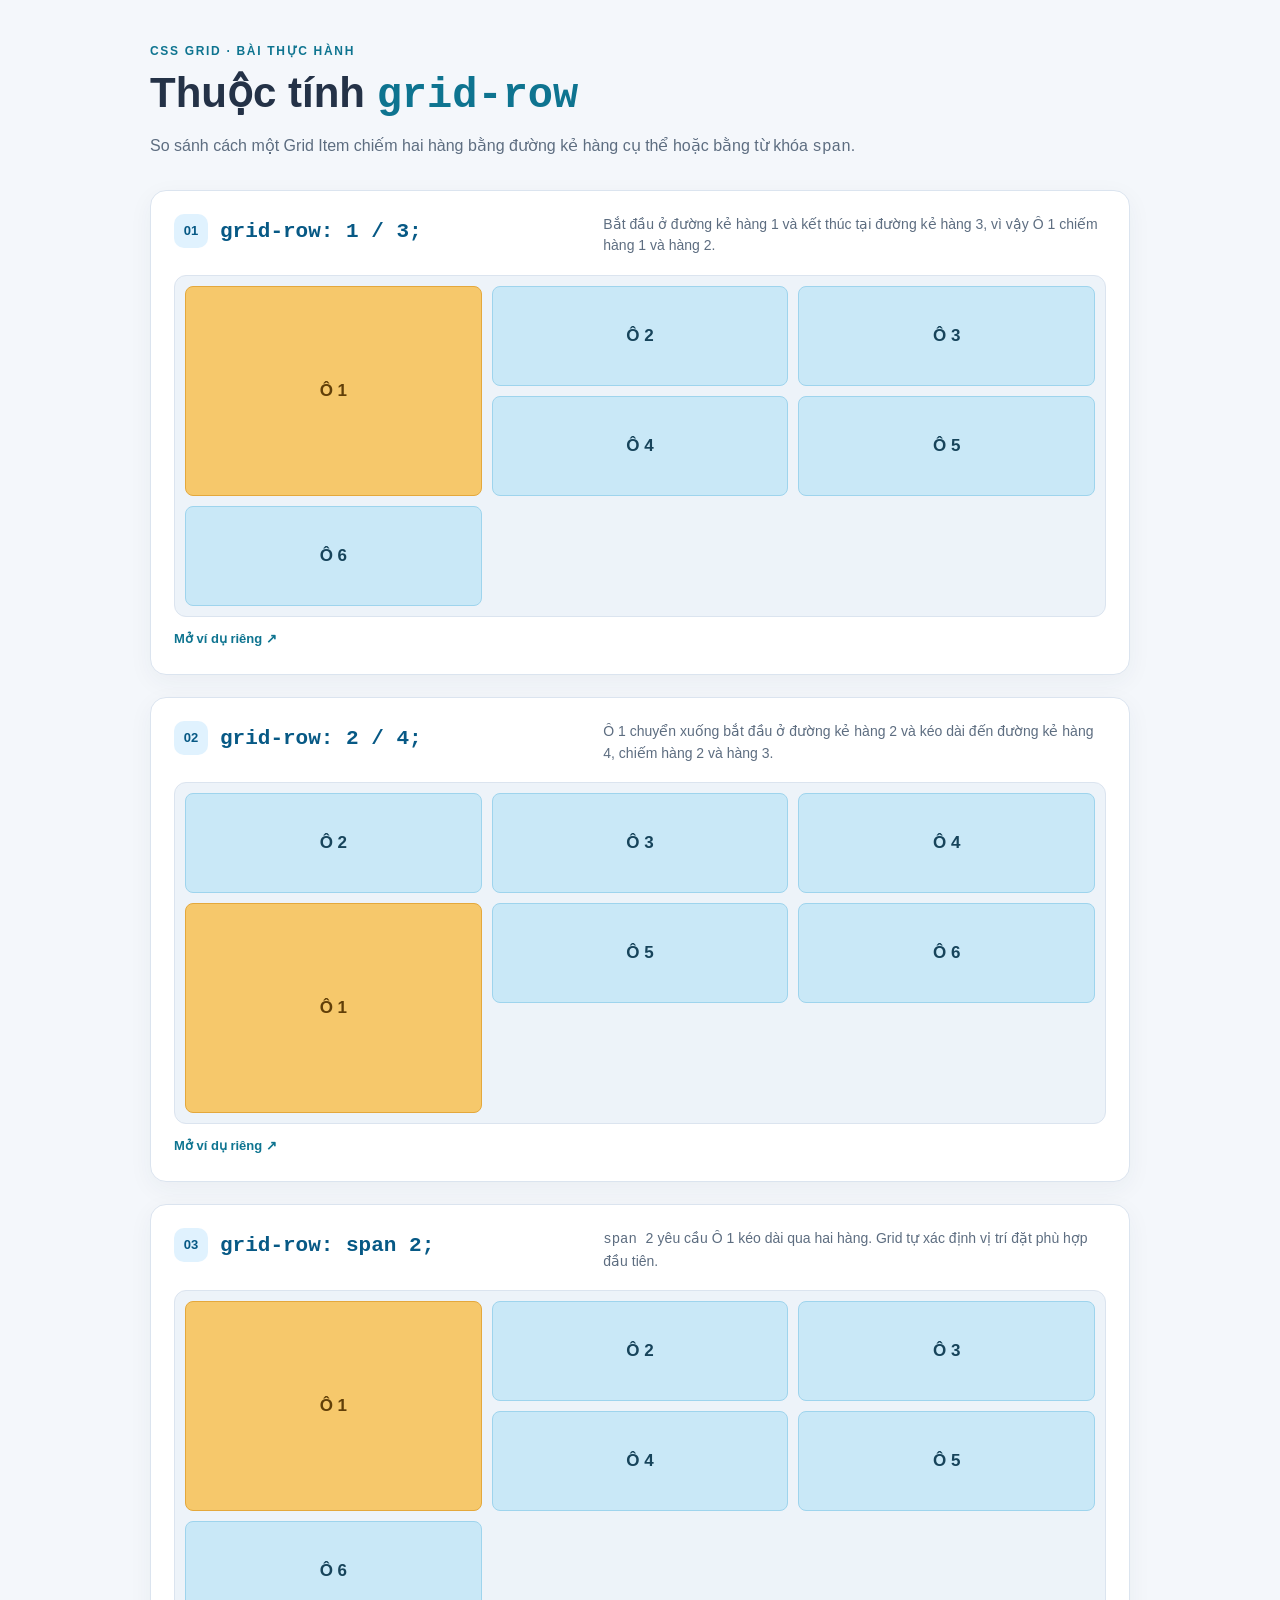
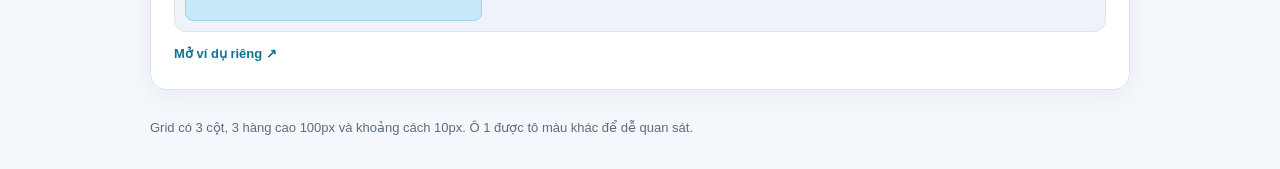
<file: index.html>
<!DOCTYPE html>
<html lang="vi">
<head>
  <meta charset="UTF-8">
  <meta name="viewport" content="width=device-width, initial-scale=1.0">
  <title>Thực hành CSS - grid-row</title>
  <link rel="stylesheet" href="style.css">
</head>
<body>
  <header class="page-header">
    <p class="eyebrow">CSS GRID · BÀI THỰC HÀNH</p>
    <h1>Thuộc tính <code>grid-row</code></h1>
    <p class="intro">So sánh cách một Grid Item chiếm hai hàng bằng đường kẻ hàng cụ thể hoặc bằng từ khóa <code>span</code>.</p>
  </header>

  <main class="examples">
    <section class="example-card">
      <div class="example-heading">
        <div>
          <span class="example-number">01</span>
          <h2><code>grid-row: 1 / 3;</code></h2>
        </div>
        <p>Bắt đầu ở đường kẻ hàng 1 và kết thúc tại đường kẻ hàng 3, vì vậy Ô 1 chiếm hàng 1 và hàng 2.</p>
      </div>
      <div class="grid-container demo-one">
        <div class="item item1">Ô 1</div><div class="item">Ô 2</div><div class="item">Ô 3</div>
        <div class="item">Ô 4</div><div class="item">Ô 5</div><div class="item">Ô 6</div>
      </div>
      <a class="source-link" href="example-1.html">Mở ví dụ riêng ↗</a>
    </section>

    <section class="example-card">
      <div class="example-heading">
        <div>
          <span class="example-number">02</span>
          <h2><code>grid-row: 2 / 4;</code></h2>
        </div>
        <p>Ô 1 chuyển xuống bắt đầu ở đường kẻ hàng 2 và kéo dài đến đường kẻ hàng 4, chiếm hàng 2 và hàng 3.</p>
      </div>
      <div class="grid-container demo-two">
        <div class="item item1">Ô 1</div><div class="item">Ô 2</div><div class="item">Ô 3</div>
        <div class="item">Ô 4</div><div class="item">Ô 5</div><div class="item">Ô 6</div>
      </div>
      <a class="source-link" href="example-2.html">Mở ví dụ riêng ↗</a>
    </section>

    <section class="example-card">
      <div class="example-heading">
        <div>
          <span class="example-number">03</span>
          <h2><code>grid-row: span 2;</code></h2>
        </div>
        <p><code>span 2</code> yêu cầu Ô 1 kéo dài qua hai hàng. Grid tự xác định vị trí đặt phù hợp đầu tiên.</p>
      </div>
      <div class="grid-container demo-three">
        <div class="item item1">Ô 1</div><div class="item">Ô 2</div><div class="item">Ô 3</div>
        <div class="item">Ô 4</div><div class="item">Ô 5</div><div class="item">Ô 6</div>
      </div>
      <a class="source-link" href="example-3.html">Mở ví dụ riêng ↗</a>
    </section>
  </main>

  <footer class="page-footer">Grid có 3 cột, 3 hàng cao 100px và khoảng cách 10px. Ô 1 được tô màu khác để dễ quan sát.</footer>
</body>
</html>
</file>
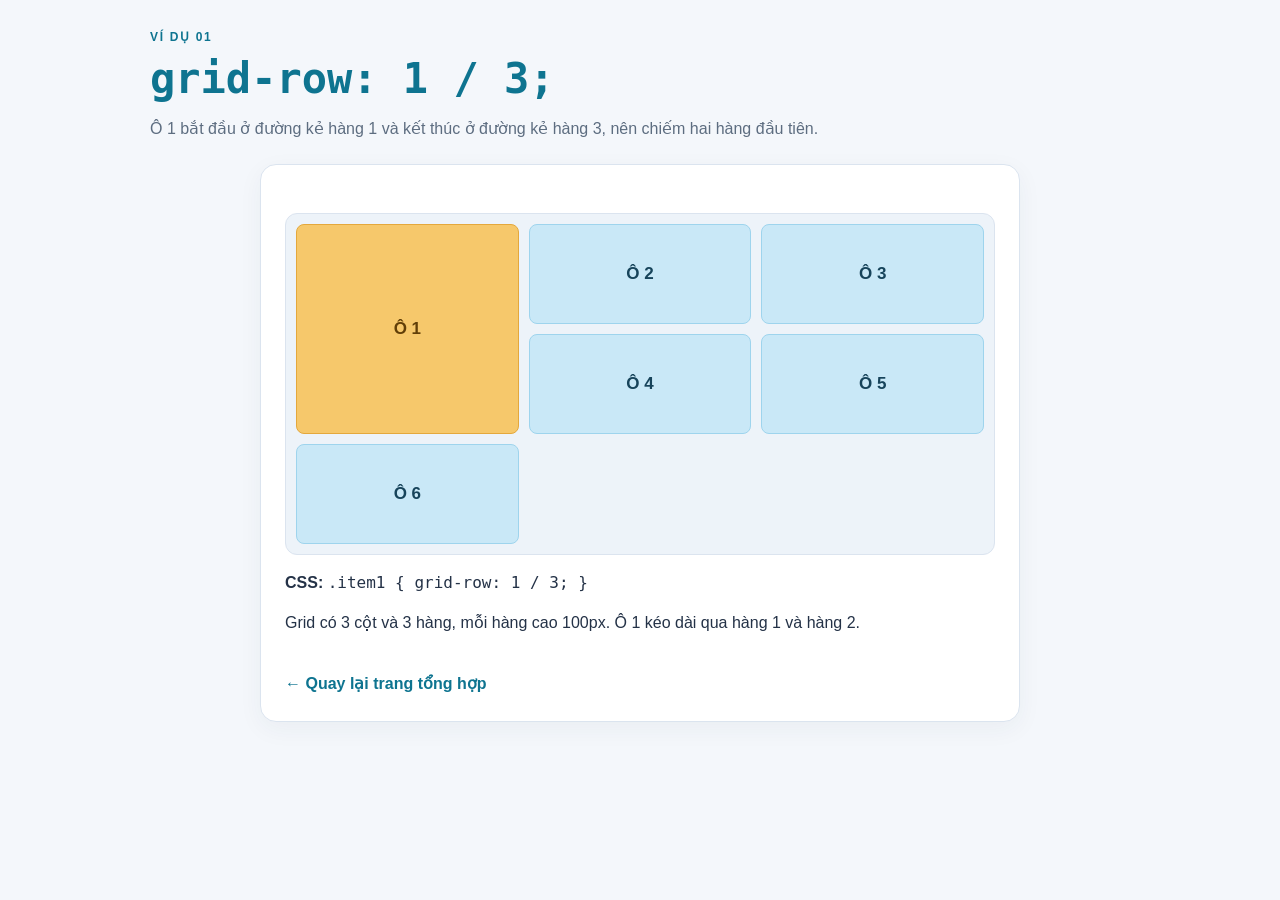
<file: example-1.html>
<!DOCTYPE html>
<html lang="vi"><head><meta charset="UTF-8"><meta name="viewport" content="width=device-width, initial-scale=1.0"><title>Ví dụ 1 - grid-row: 1 / 3</title><link rel="stylesheet" href="style.css"></head>
<body class="single"><header class="page-header"><p class="eyebrow">VÍ DỤ 01</p><h1><code>grid-row: 1 / 3;</code></h1><p class="intro">Ô 1 bắt đầu ở đường kẻ hàng 1 và kết thúc ở đường kẻ hàng 3, nên chiếm hai hàng đầu tiên.</p></header><main class="single-card"><div class="grid-container demo-one"><div class="item item1">Ô 1</div><div class="item">Ô 2</div><div class="item">Ô 3</div><div class="item">Ô 4</div><div class="item">Ô 5</div><div class="item">Ô 6</div></div><p><strong>CSS:</strong> <code>.item1 { grid-row: 1 / 3; }</code></p><p>Grid có 3 cột và 3 hàng, mỗi hàng cao 100px. Ô 1 kéo dài qua hàng 1 và hàng 2.</p><a class="back-link" href="index.html">← Quay lại trang tổng hợp</a></main></body></html>
</file>
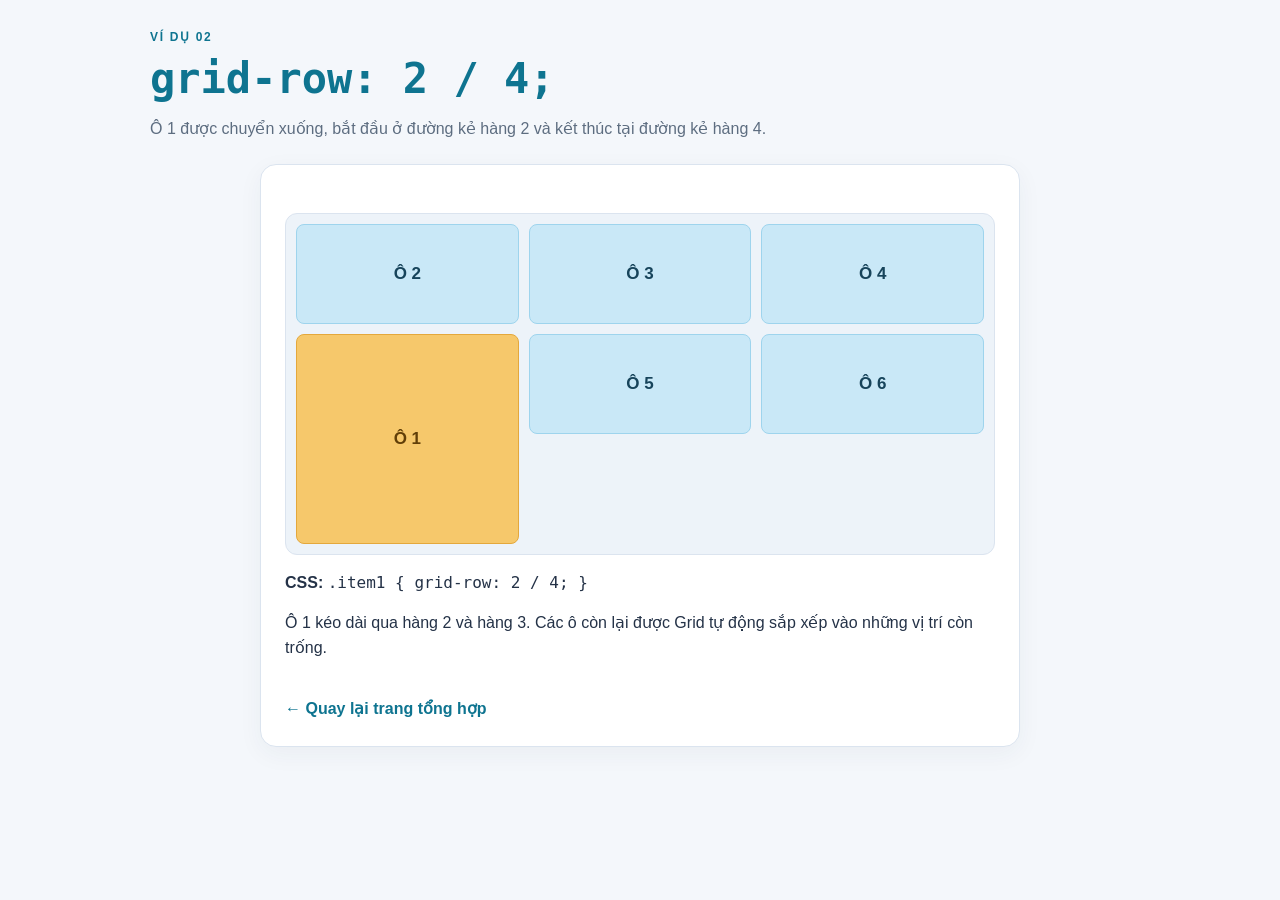
<file: example-2.html>
<!DOCTYPE html>
<html lang="vi"><head><meta charset="UTF-8"><meta name="viewport" content="width=device-width, initial-scale=1.0"><title>Ví dụ 2 - grid-row: 2 / 4</title><link rel="stylesheet" href="style.css"></head>
<body class="single"><header class="page-header"><p class="eyebrow">VÍ DỤ 02</p><h1><code>grid-row: 2 / 4;</code></h1><p class="intro">Ô 1 được chuyển xuống, bắt đầu ở đường kẻ hàng 2 và kết thúc tại đường kẻ hàng 4.</p></header><main class="single-card"><div class="grid-container demo-two"><div class="item item1">Ô 1</div><div class="item">Ô 2</div><div class="item">Ô 3</div><div class="item">Ô 4</div><div class="item">Ô 5</div><div class="item">Ô 6</div></div><p><strong>CSS:</strong> <code>.item1 { grid-row: 2 / 4; }</code></p><p>Ô 1 kéo dài qua hàng 2 và hàng 3. Các ô còn lại được Grid tự động sắp xếp vào những vị trí còn trống.</p><a class="back-link" href="index.html">← Quay lại trang tổng hợp</a></main></body></html>
</file>
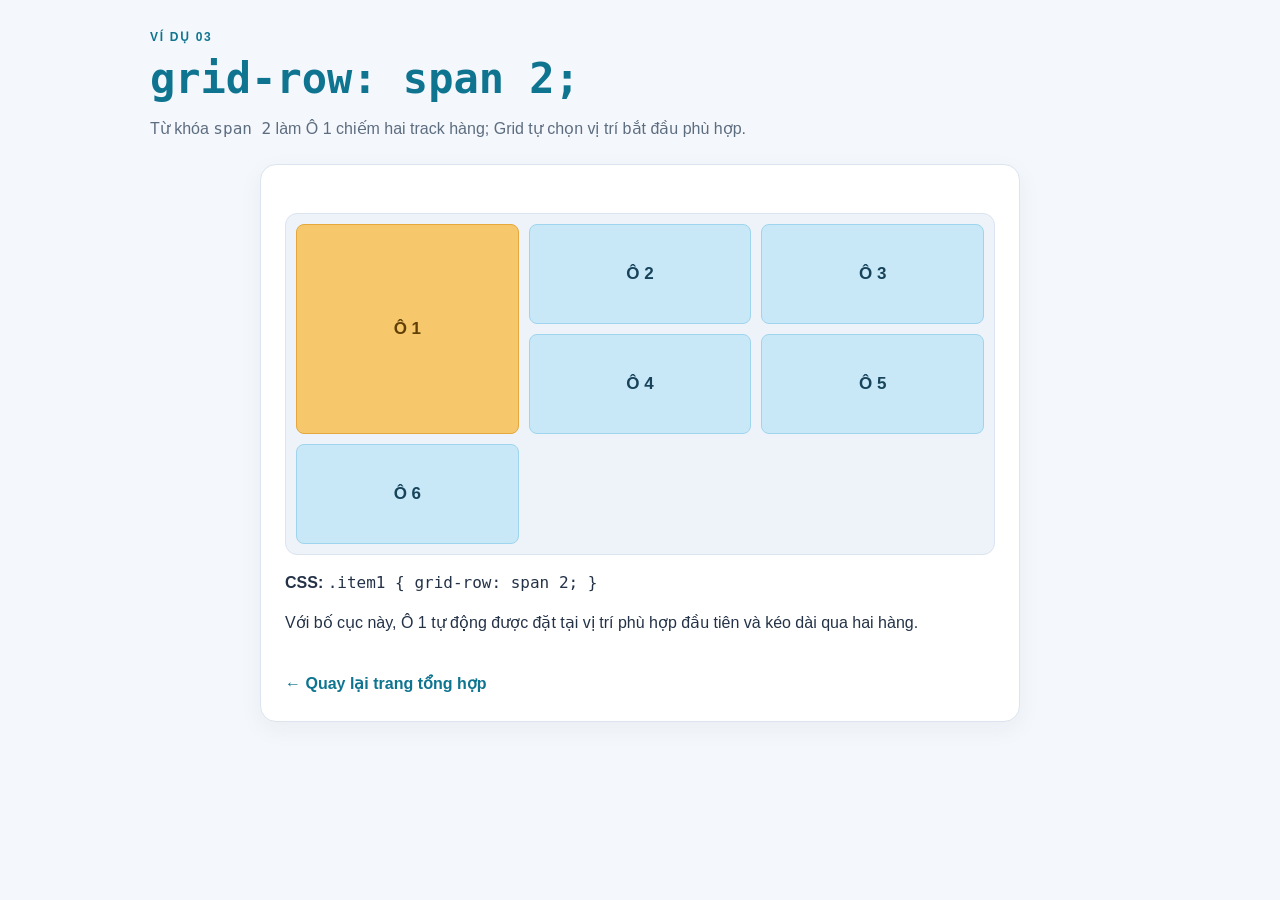
<file: example-3.html>
<!DOCTYPE html>
<html lang="vi"><head><meta charset="UTF-8"><meta name="viewport" content="width=device-width, initial-scale=1.0"><title>Ví dụ 3 - grid-row: span 2</title><link rel="stylesheet" href="style.css"></head>
<body class="single"><header class="page-header"><p class="eyebrow">VÍ DỤ 03</p><h1><code>grid-row: span 2;</code></h1><p class="intro">Từ khóa <code>span 2</code> làm Ô 1 chiếm hai track hàng; Grid tự chọn vị trí bắt đầu phù hợp.</p></header><main class="single-card"><div class="grid-container demo-three"><div class="item item1">Ô 1</div><div class="item">Ô 2</div><div class="item">Ô 3</div><div class="item">Ô 4</div><div class="item">Ô 5</div><div class="item">Ô 6</div></div><p><strong>CSS:</strong> <code>.item1 { grid-row: span 2; }</code></p><p>Với bố cục này, Ô 1 tự động được đặt tại vị trí phù hợp đầu tiên và kéo dài qua hai hàng.</p><a class="back-link" href="index.html">← Quay lại trang tổng hợp</a></main></body></html>
</file>
<file: style.css>
:root {
  --ink: #243247;
  --muted: #5d6d80;
  --paper: #f4f7fb;
  --card: #ffffff;
  --blue: #c9e8f7;
  --blue-dark: #0e7490;
  --highlight: #f6c86b;
  --line: #dbe4ef;
}

* { box-sizing: border-box; }

body {
  margin: 0;
  background: var(--paper);
  color: var(--ink);
  font-family: Arial, Helvetica, sans-serif;
  line-height: 1.55;
}

.page-header, .examples, .page-footer {
  width: min(100% - 36px, 980px);
  margin-inline: auto;
}

.page-header { padding: 42px 0 22px; }
.eyebrow { margin: 0 0 8px; color: var(--blue-dark); font-size: 12px; font-weight: 700; letter-spacing: .14em; }
h1 { margin: 0; font-size: clamp(28px, 4vw, 42px); line-height: 1.15; }
h1 code { color: var(--blue-dark); }
.intro { max-width: 720px; margin: 14px 0 0; color: var(--muted); }
code { font-family: Consolas, Monaco, monospace; }

.examples { display: grid; gap: 22px; padding: 8px 0 28px; }
.example-card {
  padding: 23px;
  background: var(--card);
  border: 1px solid var(--line);
  border-radius: 16px;
  box-shadow: 0 7px 24px rgba(33, 55, 80, .05);
}
.example-heading { display: grid; grid-template-columns: minmax(230px, .9fr) minmax(250px, 1.1fr); gap: 18px; align-items: start; margin-bottom: 18px; }
.example-heading > div { display: flex; gap: 12px; align-items: center; }
.example-number { display: inline-grid; place-items: center; width: 34px; height: 34px; flex: 0 0 34px; border-radius: 10px; background: #e0f2fe; color: #075985; font-weight: 800; font-size: 13px; }
h2 { margin: 0; font-size: clamp(17px, 2.6vw, 21px); }
h2 code { color: #075985; }
.example-heading p { margin: 0; color: var(--muted); font-size: 14px; }

.grid-container {
  display: grid;
  grid-template-columns: repeat(3, minmax(0, 1fr));
  grid-template-rows: repeat(3, 100px);
  gap: 10px;
  padding: 10px;
  background: #edf3f9;
  border: 1px solid var(--line);
  border-radius: 12px;
}
.item {
  display: grid;
  place-items: center;
  min-width: 0;
  background: var(--blue);
  border: 1px solid #9ed4ed;
  border-radius: 8px;
  padding: 10px;
  font-size: 17px;
  font-weight: 700;
  color: #17445b;
}
.item1 { background: var(--highlight); border-color: #e4a83c; color: #613f08; }
.demo-one .item1 { grid-row: 1 / 3; }
.demo-two .item1 { grid-row: 2 / 4; }
.demo-three .item1 { grid-row: span 2; }
.source-link { display: inline-block; margin-top: 12px; color: var(--blue-dark); font-size: 13px; font-weight: 700; text-decoration: none; }
.source-link:hover { text-decoration: underline; }
.page-footer { padding: 0 0 36px; color: var(--muted); font-size: 13px; }

/* Individual example pages used for focused viewing and screenshots. */
body.single .page-header { padding-top: 28px; }
body.single .single-card { width: min(100% - 36px, 760px); margin: 0 auto; padding: 24px; background: var(--card); border: 1px solid var(--line); border-radius: 16px; box-shadow: 0 7px 24px rgba(33, 55, 80, .05); }
body.single .grid-container { margin-top: 24px; }
body.single .back-link { display: inline-block; margin-top: 20px; color: var(--blue-dark); text-decoration: none; font-weight: 700; }

@media (max-width: 600px) {
  .page-header, .examples, .page-footer { width: min(100% - 24px, 980px); }
  .page-header { padding-top: 28px; }
  .example-card { padding: 15px; border-radius: 12px; }
  .example-heading { grid-template-columns: 1fr; gap: 8px; }
  .grid-container { grid-template-rows: repeat(3, 84px); gap: 7px; padding: 7px; }
  .item { padding: 5px; font-size: 14px; }
  body.single .single-card { width: min(100% - 24px, 760px); padding: 16px; }
}
</file>
